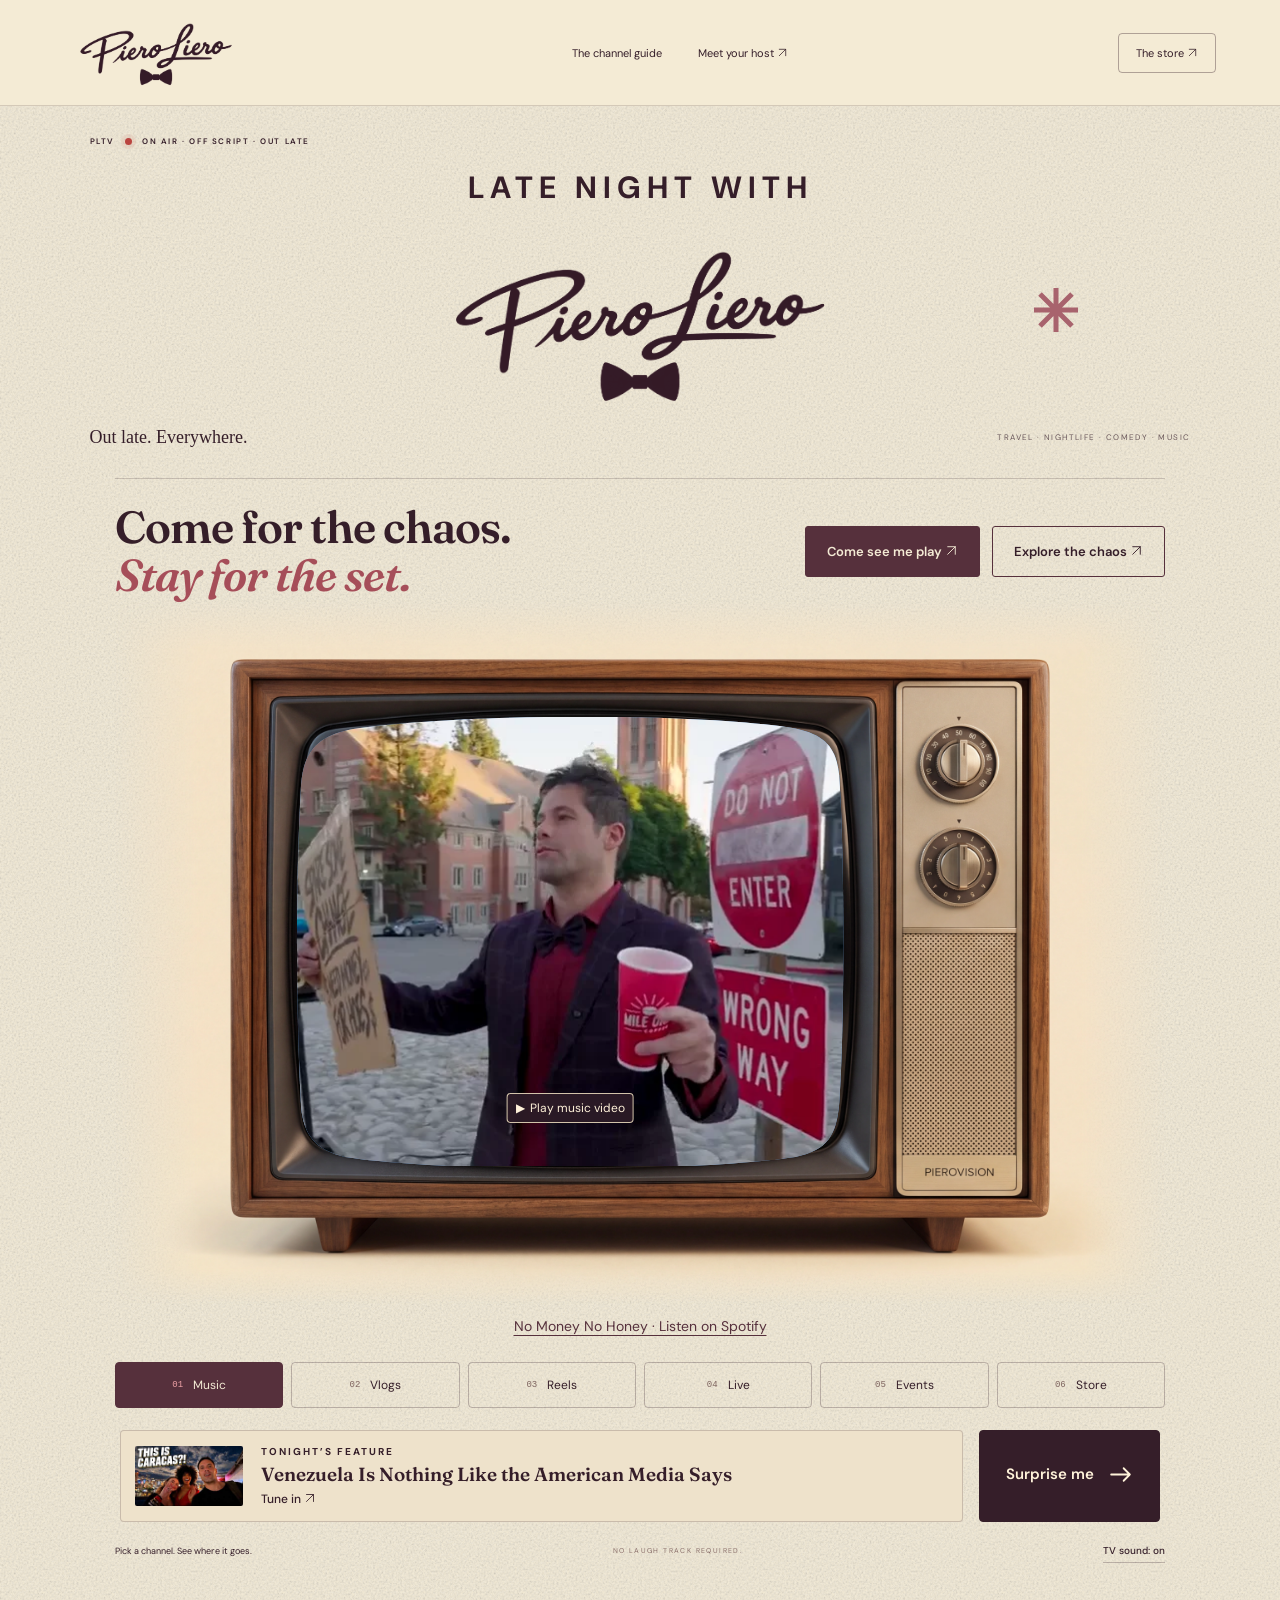
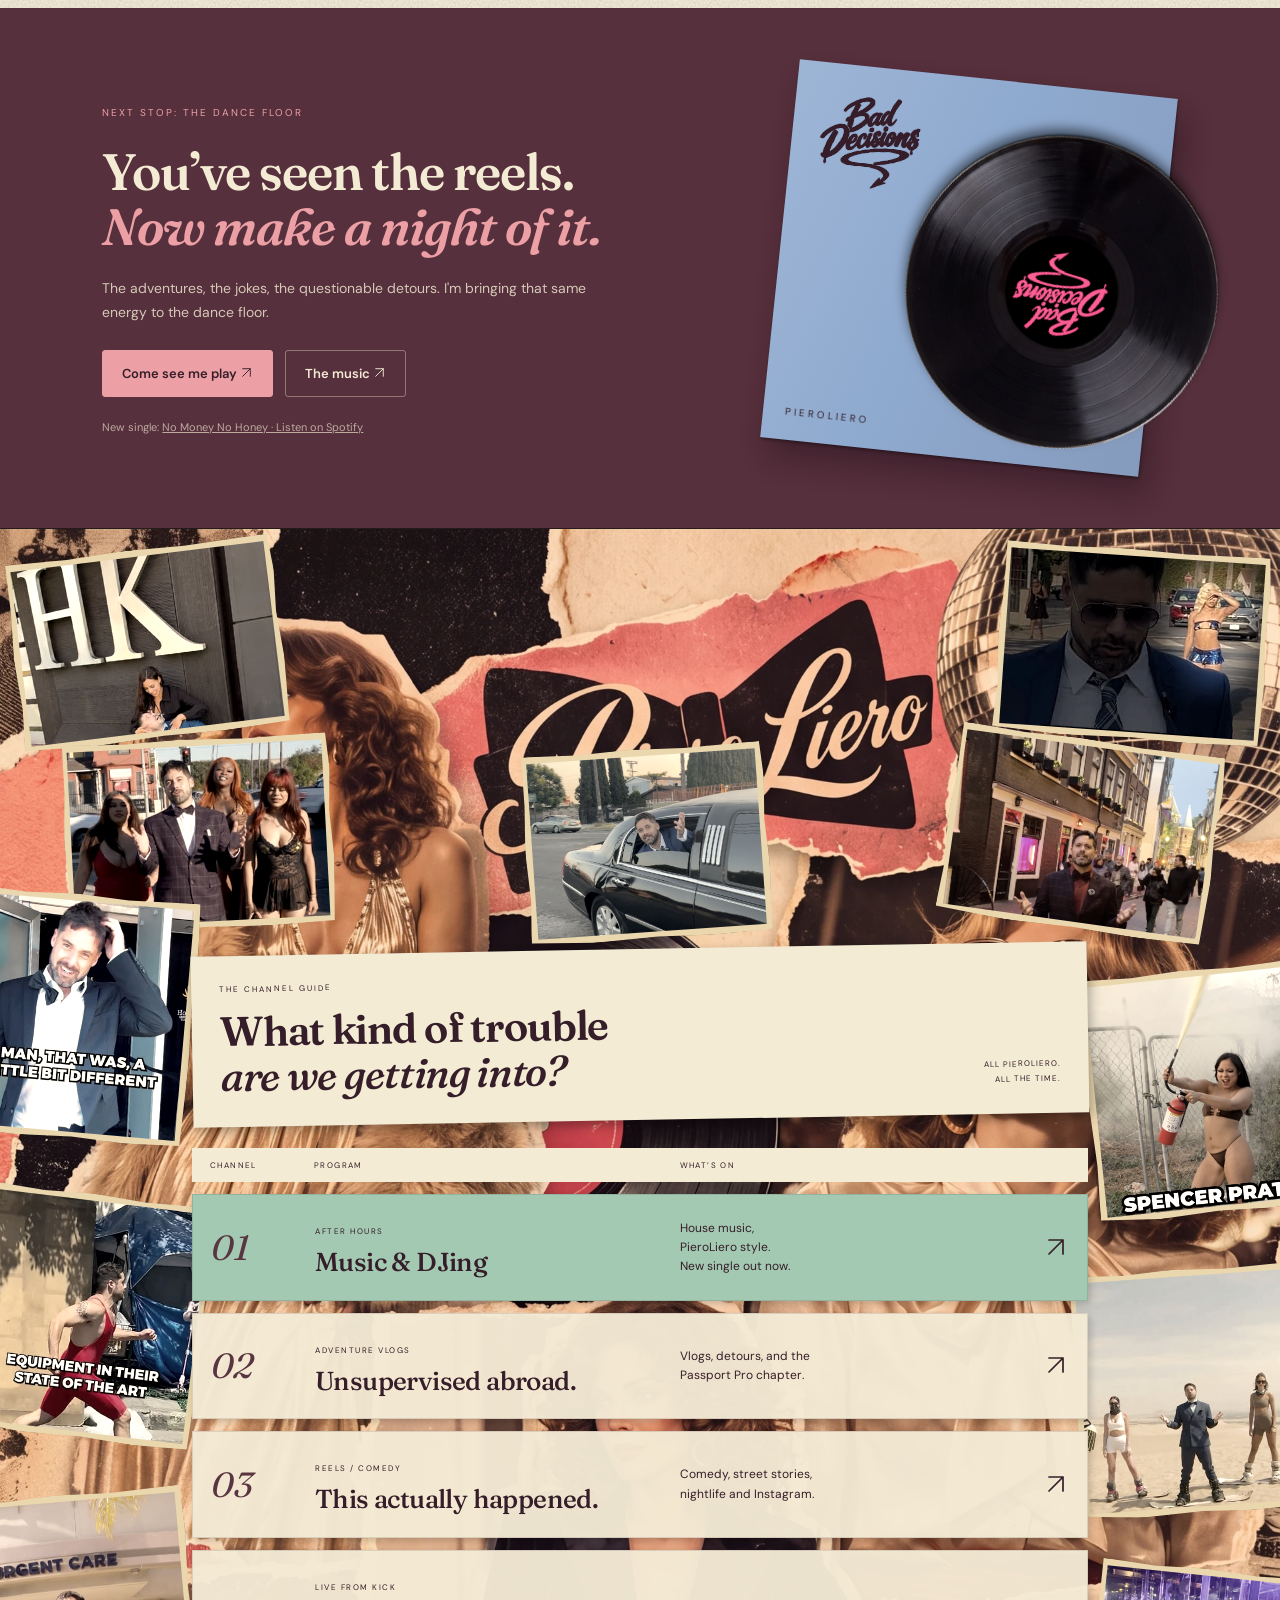
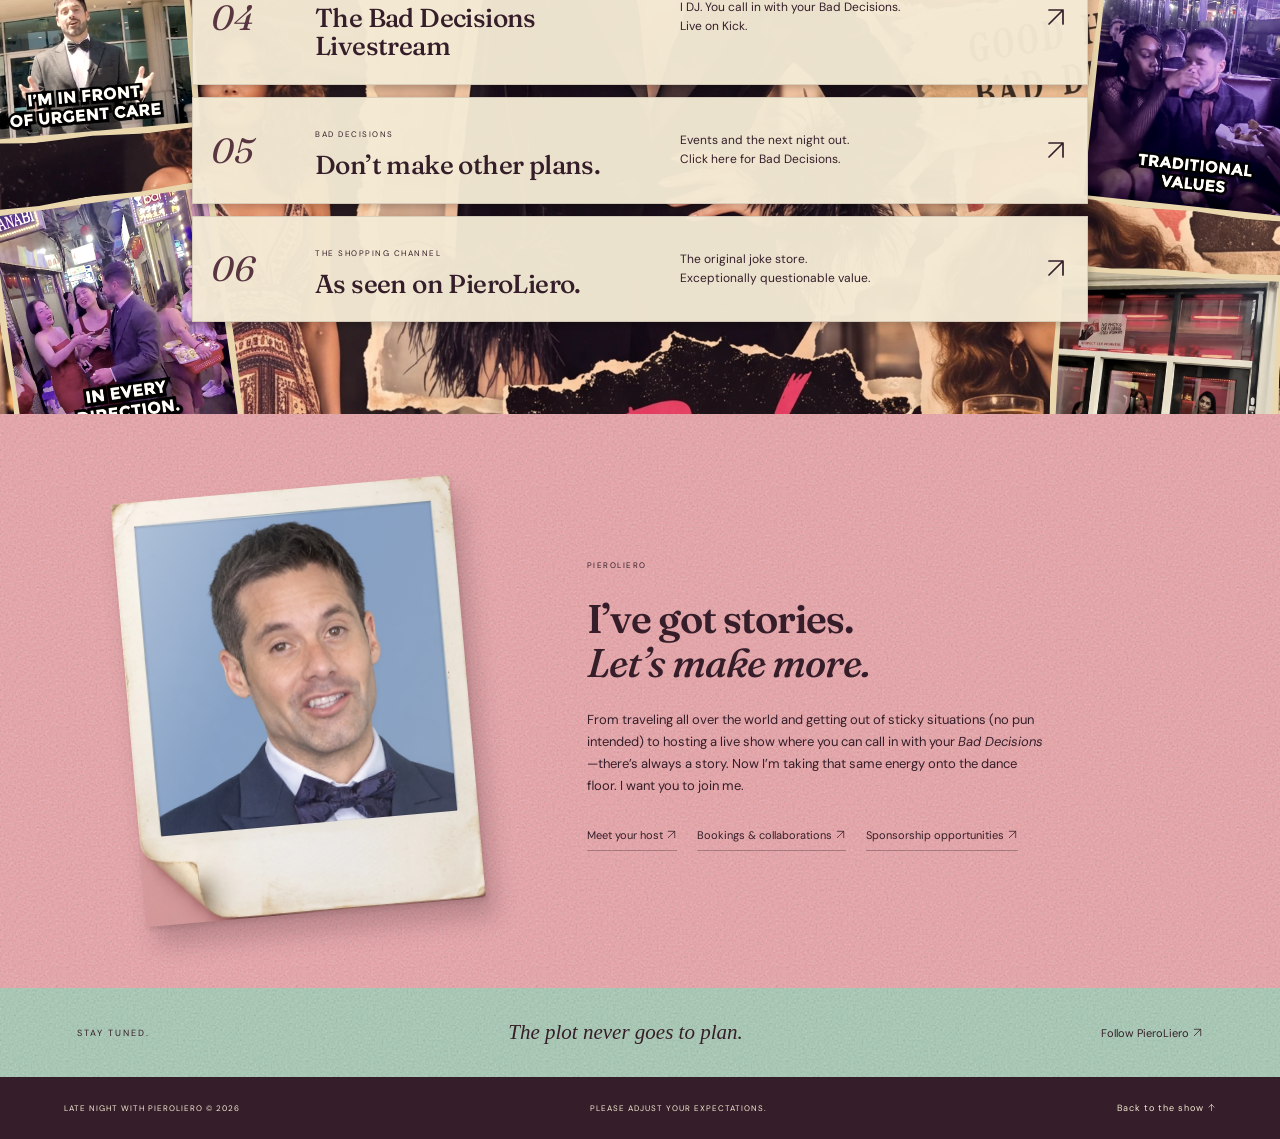
<file: index.html>
<!doctype html><html lang="en"><head><meta charset="utf-8"><meta name="viewport" content="width=device-width,initial-scale=1"><meta name="theme-color" content="#351e29"><meta name="description" content="Out late. Everywhere. Adventure vlogs, wacky reels, livestreams and PieroLiero behind the decks."><title>Late Night with PieroLiero — Stay tuned</title><link rel="stylesheet" href="show.css?v=story-cut-v2-fill"></head><body>
<a class="skip" href="#channel-guide">Skip to the channel guide</a><header><a class="brand" href="#" aria-label="Late Night with PieroLiero home"><img src="assets/logo.png" alt="PieroLiero"></a><nav><a href="#channel-guide">The channel guide</a><button data-panel="about">Meet your host <svg class="ui-arrow" viewBox="0 0 24 24" aria-hidden="true" focusable="false"><path d="M5 19 19 5M5 5h14v14"/></svg></button></nav><a class="shop-nav" href="store.html">The store <svg class="ui-arrow" viewBox="0 0 24 24" aria-hidden="true" focusable="false"><path d="M5 19 19 5M5 5h14v14"/></svg></a></header>
<svg width="0" height="0" aria-hidden="true" style="position:absolute"><defs><clipPath id="crt-shape" clipPathUnits="objectBoundingBox"><path d="M .11 .025 C .32 -.01 .74 -.01 .91 .025 C .97 .04 .985 .075 .99 .13 C 1 .32 1 .68 .99 .86 C .985 .93 .97 .965 .91 .98 C .72 1.015 .28 1.015 .09 .98 C .035 .965 .015 .93 .01 .87 C 0 .64 0 .36 .01 .15 C .015 .08 .035 .04 .11 .025 Z"/></clipPath><filter id="logo-ink" color-interpolation-filters="sRGB"><feColorMatrix type="matrix" values="0 0 0 0 .2078 0 0 0 0 .1176 0 0 0 0 .1608 1 1 1 0 0"/></filter><filter id="logo-pink" color-interpolation-filters="sRGB"><feColorMatrix type="matrix" values="0 0 0 0 .96 0 0 0 0 .18 0 0 0 0 .43 1 1 1 0 0"/></filter></defs></svg><main><section class="hero"><div class="show-heading"><span class="station-bug">PLTV <i></i> ON AIR · OFF SCRIPT · OUT LATE</span><h1 class="late-night-title" aria-label="Late Night with PieroLiero"><span class="late-night-kicker">LATE NIGHT WITH</span><img src="assets/logo.png" alt="PieroLiero"><span class="asterisk" aria-hidden="true"><svg viewBox="0 0 24 24" aria-hidden="true" focusable="false"><path d="M12 1v22M1 12h22M4 4l16 16M4 20 20 4"/></svg></span></h1><div class="headline-foot"><p>Out late. Everywhere.</p><span>TRAVEL · NIGHTLIFE · COMEDY · MUSIC</span></div></div>
<div class="hero-invitation"><p>Come for the chaos.<br><em>Stay for the set.</em></p><div><button class="primary-invite" data-panel="events">Come see me play <svg class="ui-arrow" viewBox="0 0 24 24" aria-hidden="true" focusable="false"><path d="M5 19 19 5M5 5h14v14"/></svg></button><button class="secondary-invite" data-panel="research">Explore the chaos <svg class="ui-arrow" viewBox="0 0 24 24" aria-hidden="true" focusable="false"><path d="M5 19 19 5M5 5h14v14"/></svg></button></div></div><div class="tv-stage"><div class="tv photo-tv"><img class="cabinet-art" src="assets/tv-cabinet.webp" alt="A photographic 1970s walnut television with a curved glass screen, brass tuning knobs and speaker grille"><div class="screen-bezel"><div class="screen" id="screen" aria-label="PieroLiero TV channel preview"><div id="screen-content"></div><div class="scanlines" aria-hidden="true"></div><div class="static" aria-hidden="true"></div><div class="off-message">TAKING A COMMERCIAL BREAK.<br><span>Press power to tune back in.</span></div></div></div><div class="tv-controls"><div class="tv-name">PIEROVISION<small>COLOR TELEVISION</small></div><button class="dial" id="next-channel" aria-label="Switch to the next channel"><span></span></button><small class="dial-caption">CHANGE CHANNEL</small><div class="speaker" aria-hidden="true"></div><button class="power" id="power" aria-label="Turn television off" aria-pressed="true"><i></i> POWER</button></div></div><div class="tv-feet" aria-hidden="true"><span></span><span></span></div><div class="tv-track"><a href="https://open.spotify.com/track/3Uf5KFyUecs6QLIR9cqz4W" target="_blank" rel="noopener noreferrer">No Money No Honey · Listen on Spotify</a></div><div class="channel-switcher" role="group" aria-label="Television channels"><button data-channel="music" aria-pressed="true"><span>01</span>Music</button><button data-channel="travel" aria-pressed="false"><span>02</span>Vlogs</button><button data-channel="research" aria-pressed="false"><span>03</span>Reels</button><button data-channel="live" aria-pressed="false"><span>04</span>Live</button><button data-channel="events" aria-pressed="false"><span>05</span>Events</button><button data-channel="store" aria-pressed="false"><span>06</span>Store</button></div><div class="feature-strip"><button id="tonight-feature" class="feature-pick"><img id="feature-thumbnail" alt=""><span><small>TONIGHT’S FEATURE</small><strong id="feature-title"></strong><em>Tune in <svg class="ui-arrow" viewBox="0 0 24 24" aria-hidden="true" focusable="false"><path d="M5 19 19 5M5 5h14v14"/></svg></em></span></button><button id="surprise-me" class="surprise-pick">Surprise me <span aria-hidden="true"><svg class="ui-arrow" viewBox="0 0 24 24" aria-hidden="true" focusable="false"><path d="M3 12h18M15 6l6 6-6 6"/></svg></span></button></div><div class="tuning-note"><p>Pick a channel. See where it goes.</p><span>NO LAUGH TRACK REQUIRED.</span><button id="tuning-sound" aria-pressed="true" aria-label="Mute TV tuning sound">TV sound: on</button></div></div></section>
<section class="dj-invitation" id="after-hours"><div class="dj-copy"><span class="dj-eyebrow">NEXT STOP: THE DANCE FLOOR</span><h2>You’ve seen the reels.<br><em>Now make a night of it.</em></h2><p>The adventures, the jokes, the questionable detours. I'm bringing that same energy to the dance floor.</p><div class="dj-actions"><button data-panel="events">Come see me play <svg class="ui-arrow" viewBox="0 0 24 24" aria-hidden="true" focusable="false"><path d="M5 19 19 5M5 5h14v14"/></svg></button><button data-panel="music">The music <svg class="ui-arrow" viewBox="0 0 24 24" aria-hidden="true" focusable="false"><path d="M5 19 19 5M5 5h14v14"/></svg></button></div><small>New single: <a href="https://open.spotify.com/track/3Uf5KFyUecs6QLIR9cqz4W" target="_blank" rel="noopener noreferrer">No Money No Honey · Listen on Spotify</a></small></div><div class="record-sleeve" aria-hidden="true"><span class="sleeve-label"><img src="assets/bad-decisions-logo.png" alt="Bad Decisions"></span><div class="large-record"><span class="record-label"><img src="assets/bad-decisions-logo.png" alt="Bad Decisions"></span></div><span class="sleeve-bottom">PIEROLIERO</span></div></section><section class="channel-guide collage-guide" id="channel-guide"><div class="reel-wallpaper" aria-hidden="true"></div><div class="guide-top"><p>THE CHANNEL GUIDE</p><h2>What kind of trouble<br><em>are we getting into?</em></h2><span>ALL PIEROLIERO.<br>ALL THE TIME.</span></div><div class="guide-table"><div class="guide-labels"><span>CHANNEL</span><span>PROGRAM</span><span>WHAT’S ON</span><span></span></div><button class="guide-row music-row" data-panel="music"><span class="channel-number">01</span><div><small>AFTER HOURS</small><h3>Music & DJing</h3></div><p>House music,<br>PieroLiero style.<br>New single out now.</p><b><svg class="ui-arrow" viewBox="0 0 24 24" aria-hidden="true" focusable="false"><path d="M5 19 19 5M5 5h14v14"/></svg></b></button><button class="guide-row" data-panel="travel"><span class="channel-number">02</span><div><small>ADVENTURE VLOGS</small><h3>Unsupervised abroad.</h3></div><p>Vlogs, detours, and the<br>Passport Pro chapter.</p><b><svg class="ui-arrow" viewBox="0 0 24 24" aria-hidden="true" focusable="false"><path d="M5 19 19 5M5 5h14v14"/></svg></b></button><button class="guide-row" data-panel="research"><span class="channel-number">03</span><div><small>REELS / COMEDY</small><h3>This actually happened.</h3></div><p>Comedy, street stories,<br>nightlife and Instagram.</p><b><svg class="ui-arrow" viewBox="0 0 24 24" aria-hidden="true" focusable="false"><path d="M5 19 19 5M5 5h14v14"/></svg></b></button><button class="guide-row" data-panel="live"><span class="channel-number">04</span><div><small>LIVE FROM KICK</small><h3>The Bad Decisions Livestream</h3></div><p>I DJ. You call in with your Bad Decisions.<br>Live on Kick.</p><b><svg class="ui-arrow" viewBox="0 0 24 24" aria-hidden="true" focusable="false"><path d="M5 19 19 5M5 5h14v14"/></svg></b></button><a class="guide-row" href="https://baddecisionslive.com"><span class="channel-number">05</span><div><small>BAD DECISIONS</small><h3>Don’t make other plans.</h3></div><p>Events and the next night out.<br>Click here for Bad Decisions.</p><b><svg class="ui-arrow" viewBox="0 0 24 24" aria-hidden="true" focusable="false"><path d="M5 19 19 5M5 5h14v14"/></svg></b></a><a class="guide-row" href="store.html"><span class="channel-number">06</span><div><small>THE SHOPPING CHANNEL</small><h3>As seen on PieroLiero.</h3></div><p>The original joke store.<br>Exceptionally questionable value.</p><b><svg class="ui-arrow" viewBox="0 0 24 24" aria-hidden="true" focusable="false"><path d="M5 19 19 5M5 5h14v14"/></svg></b></a></div></section>
<section class="host"><div class="host-photo"><img src="assets/professor.webp" alt="Pierre Real, PieroLiero"></div><div class="host-copy"><p>PIEROLIERO</p><h2>I’ve got stories.<br><em>Let’s make more.</em></h2><p>From traveling all over the world and getting out of sticky situations (no pun intended) to hosting a live show where you can call in with your <em>Bad Decisions</em>—there’s always a story. Now I’m taking that same energy onto the dance floor. I want you to join me.</p><button data-panel="about">Meet your host <svg class="ui-arrow" viewBox="0 0 24 24" aria-hidden="true" focusable="false"><path d="M5 19 19 5M5 5h14v14"/></svg></button><a class="booking-link" href="mailto:pieroliero@gmail.com">Bookings & collaborations <svg class="ui-arrow" viewBox="0 0 24 24" aria-hidden="true" focusable="false"><path d="M5 19 19 5M5 5h14v14"/></svg></a><a class="booking-link" href="mailto:pieroliero@gmail.com">Sponsorship opportunities <svg class="ui-arrow" viewBox="0 0 24 24" aria-hidden="true" focusable="false"><path d="M5 19 19 5M5 5h14v14"/></svg></a></div></section>
<div class="signoff"><span>STAY TUNED.</span><p>The plot never goes to plan.</p><a href="https://www.instagram.com/pieroliero/" target="_blank" rel="noopener">Follow PieroLiero <svg class="ui-arrow" viewBox="0 0 24 24" aria-hidden="true" focusable="false"><path d="M5 19 19 5M5 5h14v14"/></svg></a></div></main><footer><span>LATE NIGHT WITH PIEROLIERO © <span id="year"></span></span><span>PLEASE ADJUST YOUR EXPECTATIONS.</span><a href="#">Back to the show <svg class="ui-arrow" viewBox="0 0 24 24" aria-hidden="true" focusable="false"><path d="M12 20V4M5 11l7-7 7 7"/></svg></a></footer>
<dialog id="drawer" aria-labelledby="panel-title"><div class="dialog-top"><span>LATE NIGHT WITH PIEROLIERO / THE CHANNEL GUIDE</span><button class="close" aria-label="Close panel">×</button></div><div id="panel-content"></div></dialog><script src="vlogs.js"></script><script src="instagram-grid.js"></script><script src="panels.js?v=no-money-no-honey-1"></script><script src="show.js?v=story-cut-v2-1"></script></body></html>
</file>
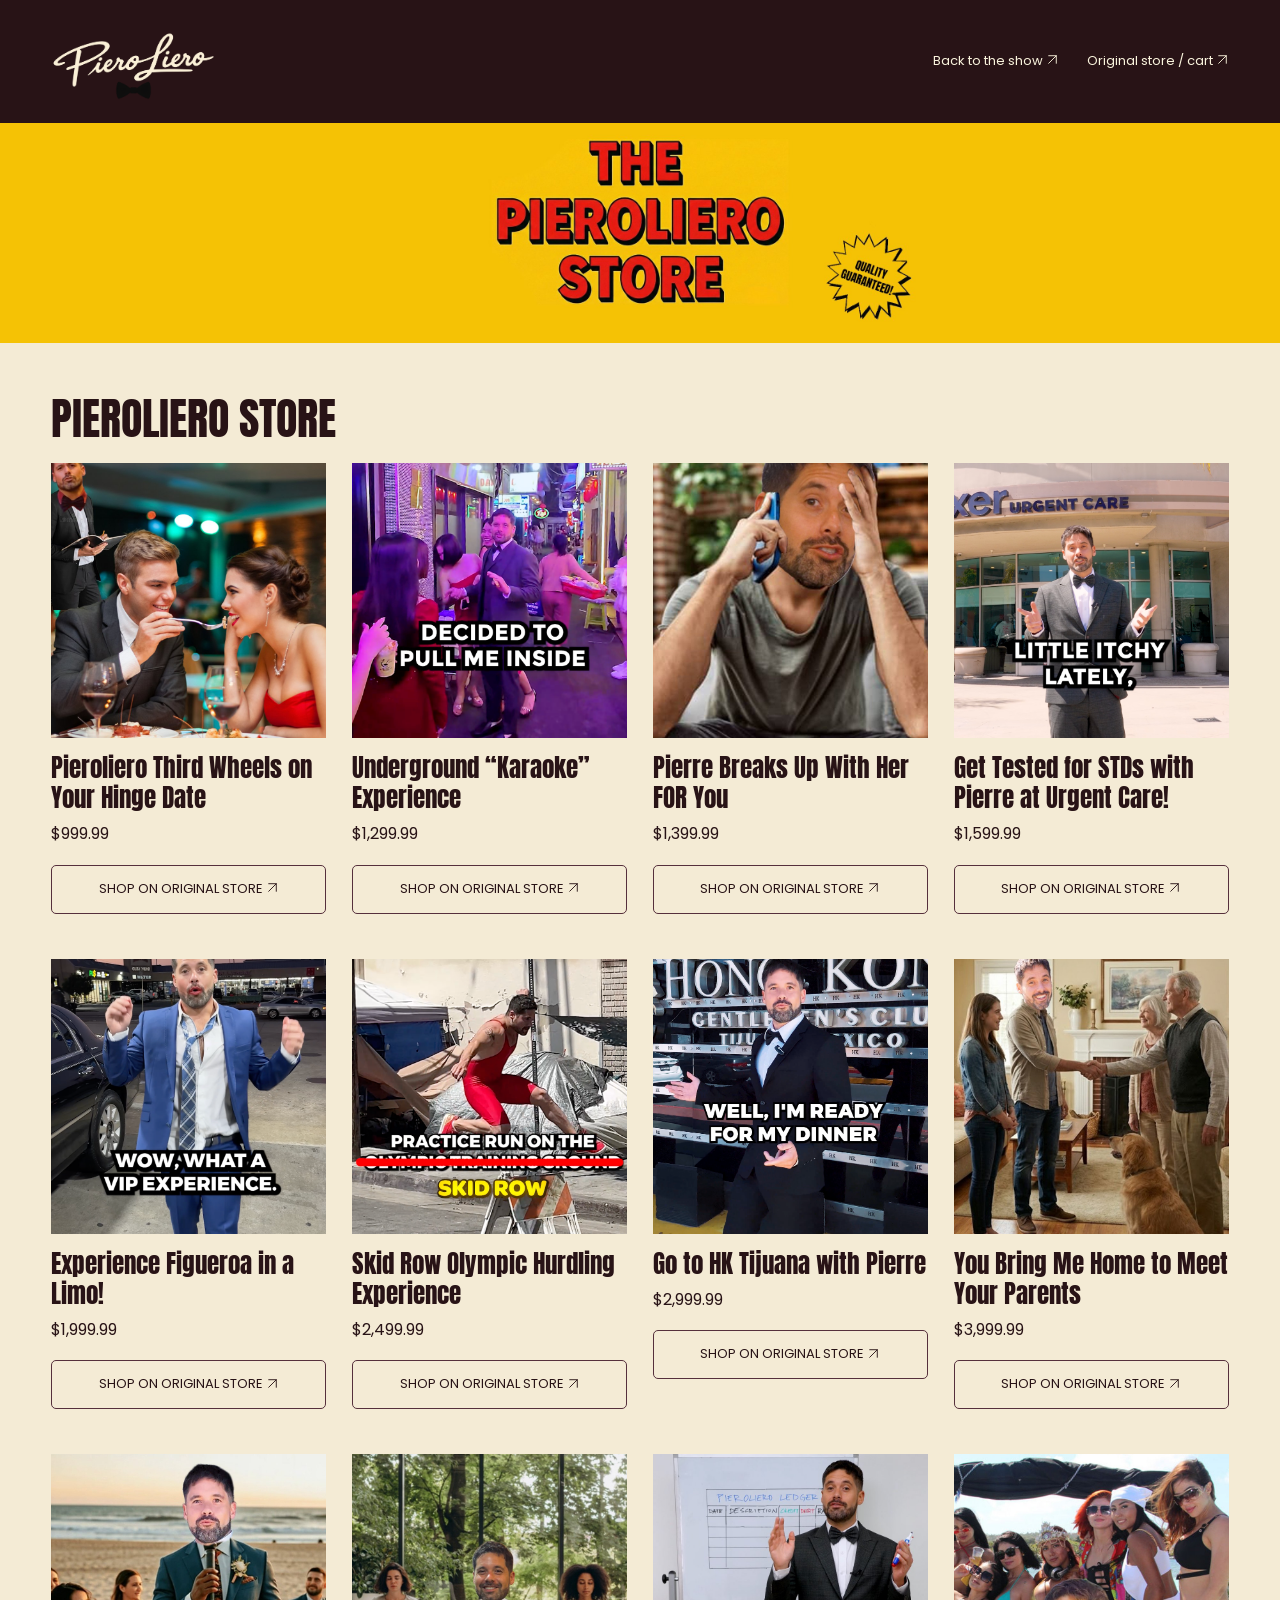
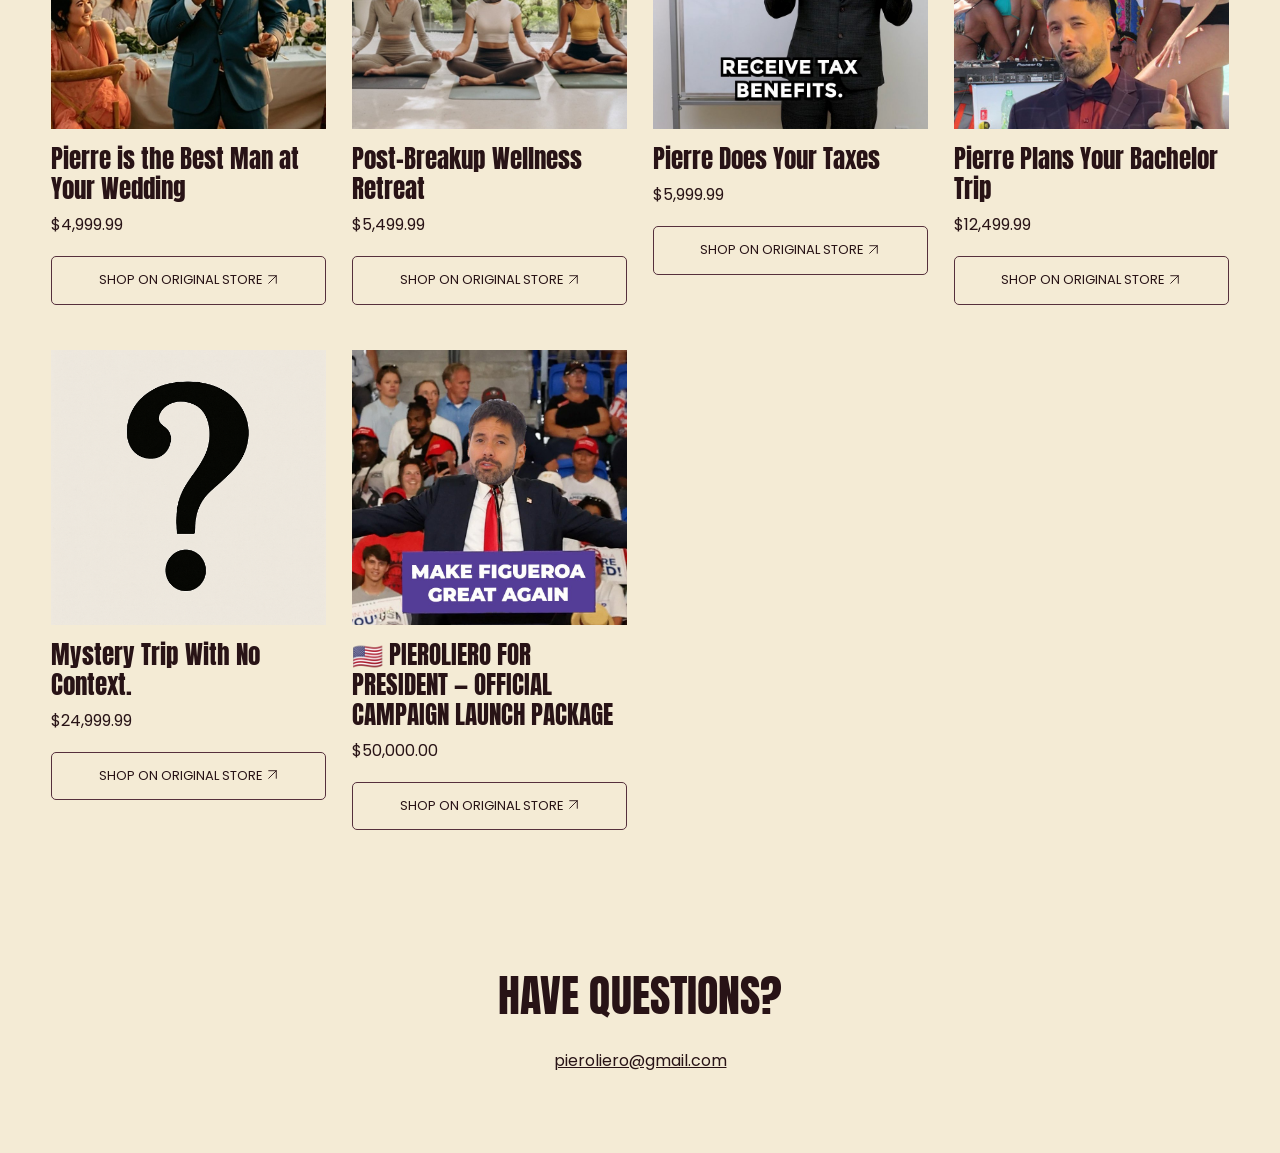
<file: store.html>
<!doctype html><html lang="en"><head><meta charset="utf-8"><meta name="viewport" content="width=device-width,initial-scale=1"><title>The PieroLiero Store</title><link rel="stylesheet" href="store.css?v=responsive-polish-1"></head><body><header><a href="index.html" aria-label="Back to Late Night with PieroLiero"><img src="assets/logo.png" alt="PieroLiero"></a><a href="index.html">Back to the show <svg class="ui-arrow" viewBox="0 0 24 24" aria-hidden="true" focusable="false"><path d="M5 19 19 5M5 5h14v14"/></svg></a><a href="https://www.passportpro.co/pieroliero-store" target="_blank" rel="noopener">Original store / cart <svg class="ui-arrow" viewBox="0 0 24 24" aria-hidden="true" focusable="false"><path d="M5 19 19 5M5 5h14v14"/></svg></a></header><main><div class="store-banner"><img class="banner" src="assets/store/image-27.jpg" alt="The PieroLiero Store — Quality guaranteed!"></div><section class="catalog"><h1>PIEROLIERO STORE</h1><div id="products" class="products"></div></section><section class="questions"><h2>HAVE QUESTIONS?</h2><a href="mailto:pieroliero@gmail.com">pieroliero@gmail.com</a></section></main><dialog id="product"><button class="close" aria-label="Close product">×</button><div id="product-content"></div></dialog><script src="store-data.js"></script><script src="store.js?v=responsive-polish-1"></script></body></html>
</file>
<file: show.css>
@import url('https://fonts.googleapis.com/css2?family=DM+Sans:wght@400;500;600;700&family=Fraunces:opsz,wght,SOFT,WONK@9..144,500..800,0..30,0..1&display=swap');
:root{--ink:#351e29;--wine:#56303c;--cream:#f4ebd5;--coral:#eca0a5;--mint:#a3c9b2;--blue:#8faacf;--brass:#c9ab78}*{box-sizing:border-box}html{scroll-behavior:smooth}body{margin:0;background:var(--cream);color:var(--ink);font-family:'DM Sans',Arial,sans-serif}a{color:inherit}button{font:inherit;cursor:pointer;color:inherit}button,a{-webkit-tap-highlight-color:transparent}button:focus-visible,a:focus-visible{outline:3px solid #728e9e;outline-offset:5px}.skip{position:absolute;top:-80px;z-index:20;background:var(--cream)}.skip:focus{top:5px}header{display:flex;align-items:center;justify-content:space-between;height:106px;padding:12px 5%;border-bottom:1px solid #351e292b}.brand img{width:184px;max-height:78px;object-fit:contain;filter:brightness(0) saturate(100%) invert(12%) sepia(12%) saturate(1800%) hue-rotate(278deg)}nav{display:flex;gap:30px;align-items:center}nav a,nav button,.shop-nav{background:none;border:0;text-decoration:none;font-size:11px}.shop-nav{border:1px solid #351e295c;padding:12px 17px;border-radius:4px}.hero{padding:30px 7% 45px;background:var(--cream);position:relative}.station-bug{font-size:8px;letter-spacing:1.6px;font-weight:600;display:flex;align-items:center;gap:10px}.station-bug i{width:5px;height:5px;background:var(--wine);border-radius:50%;display:inline-block}.show-heading h1{font:700 clamp(50px,7vw,112px)/.95 Fraunces,Georgia,serif;letter-spacing:-5px;margin:25px 0 16px;position:relative}.show-heading h1 small{font:600 10px 'DM Sans',sans-serif;letter-spacing:2px;display:inline-block;writing-mode:vertical-rl;transform:rotate(180deg);margin-right:9px}.show-heading h1 em{font-style:italic;font-weight:500}.asterisk{font-size:60px;color:#a8636d;display:inline-block;margin-left:22px;vertical-align:top}.headline-foot{display:flex;align-items:center;justify-content:space-between;margin-bottom:30px}.headline-foot p{font:18px Georgia,serif;margin:0}.headline-foot>span{font-size:8px;letter-spacing:1.4px;opacity:.7}.tv-stage{max-width:1120px;margin:auto}.tv{display:grid;grid-template-columns:1fr 150px;gap:22px;padding:28px;background:repeating-linear-gradient(1deg,#573529 0,#654131 2px,#79503a 4px,#573529 6px);border:8px solid #603c2d;border-radius:23px;box-shadow:inset 0 2px 2px #c39a6a88,inset 0 -5px 10px #21100fbb,0 14px 0 #351e2910,0 20px 30px #351e2930;position:relative}.screen-bezel{background:linear-gradient(135deg,#51463d,#211d1c 35%,#342e29);border:5px solid #ad8f6b;border-radius:34px;padding:17px;box-shadow:inset 0 8px 16px #000a,0 2px 2px #231510}.screen{aspect-ratio:4/3;position:relative;overflow:hidden;border-radius:40%/8%;background:#15171a;border:3px solid #15191b;box-shadow:inset 0 0 50px #000b;isolation:isolate}#screen-content{position:absolute;inset:0}.screen:after{content:'';position:absolute;inset:0;pointer-events:none;border-radius:inherit;box-shadow:inset 0 0 30px #0006;background:linear-gradient(130deg,#fff2,transparent 20%,transparent 85%,#0003)}.scanlines{position:absolute;inset:0;pointer-events:none;z-index:3;opacity:.06;background:repeating-linear-gradient(0deg,#000 0 1px,transparent 1px 4px)}.tv-controls{display:flex;flex-direction:column;align-items:center;justify-content:space-between;background:#d2b58e;color:#38261f;padding:22px 14px;border:3px solid #3c291f;box-shadow:inset 1px 1px 5px #f8deb3;border-radius:7px}.tv-name{font:600 12px 'DM Sans',sans-serif;letter-spacing:1px;text-align:center}.tv-name small{display:block;font-size:6px;letter-spacing:1px;margin-top:6px}.dial{border:5px solid #4d3a2d;width:94px;height:94px;border-radius:50%;background:repeating-conic-gradient(#594331 0deg 2deg,#b89a72 2deg 30deg);box-shadow:0 5px 9px #0005,inset 0 0 0 5px #927451;position:relative;transition:transform .25s}.dial:before{content:'';position:absolute;inset:10px;background:linear-gradient(135deg,#7a6045,#342920);border-radius:50%;box-shadow:inset 0 1px 3px #fff5}.dial span{position:absolute;left:39px;top:12px;height:56px;width:8px;border-radius:2px;background:linear-gradient(90deg,#c3ab8b,#6f5942);box-shadow:2px 2px 3px #0007}.dial-caption{font-size:7px;letter-spacing:1px;margin-top:-10px}.speaker{width:100%;height:135px;background:repeating-linear-gradient(0deg,#584936 0 2px,#bda17b 2px 5px);border:1px solid #8b7253;box-shadow:inset 0 1px 5px #0007;border-radius:3px}.power{font-size:8px;letter-spacing:1px;border:0;background:none;display:flex;align-items:center;gap:9px;padding:9px}.power i{display:inline-block;width:8px;height:8px;border-radius:50%;background:#8a3b3a;box-shadow:0 0 6px #b65d49}.tv-feet{display:flex;justify-content:space-between;width:74%;margin:auto;height:20px}.tv-feet span{display:block;background:#462c23;width:24px;height:20px;transform:skewX(-18deg)}.tv-feet span:last-child{transform:skewX(18deg)}.channel-switcher{display:grid;grid-template-columns:repeat(6,1fr);gap:8px;margin:14px 0 0}.channel-switcher button{display:flex;align-items:center;justify-content:center;gap:10px;border:1px solid #351e2945;background:transparent;border-radius:4px;padding:14px 8px;font-size:12px;min-height:45px;transition:background .15s}.channel-switcher button span{font:9px 'Courier New',monospace;color:#7e645f}.channel-switcher button[aria-pressed=true]{background:var(--wine);color:var(--cream);border-color:var(--wine)}.channel-switcher button[aria-pressed=true] span{color:var(--coral)}.channel-switcher button:hover{border-color:var(--wine)}.tuning-note{display:flex;align-items:center;justify-content:space-between;margin:17px 0 0;font-size:9px}.tuning-note p{margin:0}.tuning-note>span{font-size:7px;letter-spacing:1.4px;color:#8b706b}.broadcast{height:100%;position:relative;color:#fff6df;background:#739bcb}.broadcast .ident{position:absolute;z-index:2;top:7%;left:7%;font:600 clamp(8px,.8vw,12px) 'DM Sans',sans-serif;letter-spacing:2px}.broadcast .channel-id{position:absolute;right:6%;top:7%;z-index:2;font:clamp(18px,2vw,32px) 'Courier New',monospace}.screen-portrait{position:absolute;right:0;bottom:0;width:48%;height:100%;object-fit:cover;object-position:center;mix-blend-mode:normal}.music-copy{position:absolute;z-index:1;left:7%;top:23%;width:52%}.music-copy h2{font:700 clamp(24px,4.8vw,68px)/.94 Fraunces,Georgia,serif;letter-spacing:-2px;margin:0 0 16px;text-shadow:0 2px #45638a3b}.music-copy p{font-size:clamp(9px,1vw,14px);line-height:1.5;max-width:210px}.on-screen-action{position:absolute;bottom:7%;left:7%;z-index:4;border:1px solid #fff0ceaa;background:#2c1b27b0;color:#fff2da;padding:11px 15px;font-size:clamp(9px,.9vw,12px);border-radius:3px;text-decoration:none;min-height:40px;display:inline-flex;align-items:center}.screen-caption{position:absolute;bottom:9%;right:6%;font-size:7px;letter-spacing:1.5px;z-index:2}.broadcast .picture{position:absolute;inset:0;width:100%;height:100%;object-fit:cover}.broadcast .shade{position:absolute;inset:0;background:linear-gradient(0deg,#22111de8,transparent 85%),linear-gradient(180deg,#22111d80,transparent 35%)}.program-copy{position:absolute;left:7%;right:7%;bottom:22%;z-index:1}.program-copy small{font-size:9px;letter-spacing:2px}.program-copy h2{font:700 clamp(26px,4.4vw,62px)/1.02 Fraunces,Georgia,serif;letter-spacing:-1.7px;max-width:520px;margin:12px 0}.program-copy p{font-size:clamp(10px,1.1vw,14px);line-height:1.5;max-width:350px;margin:0}.live-broadcast{background:#527c67}.events-broadcast{background:#a76878}.test-pattern{position:absolute;inset:0;background:linear-gradient(90deg,#e9c1b1 0 16.66%,#a4c9b4 16.66% 33.33%,#8aa9d2 33.33% 50%,#d6b38e 50% 66.66%,#be86a1 66.66% 83.33%,#6b6775 83.33%);opacity:.17}.events-broadcast .program-copy,.live-broadcast .program-copy{bottom:27%}.static{position:absolute;inset:-15%;pointer-events:none;z-index:6;opacity:0;background-image:url("data:image/svg+xml,%3Csvg viewBox='0 0 180 180' xmlns='http://www.w3.org/2000/svg'%3E%3Cfilter id='n'%3E%3CfeTurbulence type='fractalNoise' baseFrequency='.94' numOctaves='3' stitchTiles='stitch'/%3E%3C/filter%3E%3Cpath fill='%23aaa' filter='url(%23n)' d='M0 0h180v180H0z'/%3E%3C/svg%3E");background-size:130px 130px;mix-blend-mode:normal;filter:grayscale(1) contrast(3)}.screen.is-tuning .static{opacity:1;animation:snow .08s steps(1) infinite}.screen.is-tuning #screen-content{opacity:.2}@keyframes snow{0%{transform:translate(-3%,2%)}25%{transform:translate(2%,-2%)}50%{transform:translate(-2%,-1%)}75%{transform:translate(3%,1%)}}.off-message{display:none;position:absolute;inset:0;background:#161718;align-items:center;justify-content:center;flex-direction:column;font:10px 'Courier New',monospace;color:#b7b5a3;text-align:center;gap:15px}.off-message span{font-size:9px}.screen.is-off .off-message{display:flex}.screen.is-off #screen-content{visibility:hidden}.channel-guide{background:var(--blue);padding:65px 8% 80px;border-top:1px solid #351e292b}.guide-top{display:grid;grid-template-columns:1fr auto;align-items:end;gap:15px;margin-bottom:38px}.guide-top>p{grid-column:1/-1;font-size:8px;letter-spacing:2px;margin:0}.guide-top h2{font:600 41px/1.1 Fraunces,Georgia,serif;margin:0;letter-spacing:-1.3px}.guide-top h2 em{font-weight:500}.guide-top>span{font-size:8px;line-height:1.8;letter-spacing:1px;text-align:right}.guide-labels,.guide-row{display:grid;grid-template-columns:80px 1fr 1fr 25px;gap:24px;align-items:center}.guide-labels{font-size:8px;letter-spacing:1.4px;padding:12px 18px;border-top:1px solid #351e2975;border-bottom:1px solid #351e2975}.guide-row{width:100%;background:none;border:0;border-bottom:1px solid #351e2945;padding:25px 18px;text-decoration:none;text-align:left;color:inherit}.guide-row.music-row{background:#a5c6bc}.guide-row:hover{background:#f4ebd53d}.guide-row .channel-number{font:italic 35px Fraunces,Georgia,serif;color:#583541}.guide-row small{font-size:8px;letter-spacing:1.5px}.guide-row h3{font:500 26px/1.1 Fraunces,Georgia,serif;letter-spacing:-.6px;margin:9px 0 0}.guide-row p{font-size:12px;line-height:1.6;margin:0}.guide-row b{font-size:24px;font-weight:400}.host{background:var(--coral);display:grid;grid-template-columns:.8fr 1.2fr;gap:8%;padding:75px 10%;align-items:center}.host-photo{position:relative;transform:rotate(-3deg);background:var(--cream);padding:12px 12px 45px;box-shadow:8px 10px #351e2920;max-width:310px}.host-photo img{display:block;width:100%;aspect-ratio:4/4.5;object-fit:cover;object-position:top}.host-photo span{display:block;font:7px 'Courier New',monospace;letter-spacing:1px;position:absolute;bottom:17px;left:20px}.host-copy>p:first-child{font-size:8px;letter-spacing:1.5px}.host-copy h2{font:600 40px/1.1 Fraunces,Georgia,serif;letter-spacing:-1px;margin:24px 0}.host-copy h2 em{font-weight:500}.host-copy>p{font-size:13px;line-height:1.7;max-width:460px}.host-copy button{font-size:11px;background:none;border:0;border-bottom:1px solid #351e2955;padding:8px 0;margin:10px 20px 0 0}.signoff{display:flex;align-items:center;justify-content:space-between;gap:25px;padding:32px 6%;background:var(--mint)}.signoff>span{font-size:9px;letter-spacing:2px}.signoff p{font:italic 21px Georgia,serif;margin:0}.signoff a{font-size:11px;text-decoration:none}footer{display:flex;align-items:center;justify-content:space-between;gap:20px;background:var(--ink);color:var(--cream);padding:25px 5%;font-size:8px;letter-spacing:1px}footer a{text-decoration:none;font-size:9px}
@media(min-width:1500px){.hero{padding-left:10%;padding-right:10%}}
@media(max-width:900px){.tv{grid-template-columns:1fr 105px;gap:15px;padding:20px;border-width:6px}.tv-controls{padding:18px 9px}.dial{width:74px;height:74px}.dial span{left:29px;top:10px;height:43px}.speaker{height:100px}.screen-bezel{padding:12px;border-width:4px}.show-heading h1{letter-spacing:-3px}.asterisk{font-size:42px}.guide-labels,.guide-row{grid-template-columns:50px 1.2fr 1fr 20px;gap:17px}.guide-row h3{font-size:23px}.guide-row p{font-size:11px}.host{padding:60px 8%}.host-copy h2{font-size:32px}}
@media(max-width:600px){header{height:86px;padding:10px 5%}.brand img{width:135px;max-height:65px}nav{gap:0}nav a{font-size:10px}nav button{display:none}.shop-nav{font-size:9px;padding:9px}.hero{padding:24px 5% 30px}.station-bug{font-size:6px;letter-spacing:1px;gap:6px}.station-bug i{width:4px;height:4px}.show-heading h1{font-size:44px;letter-spacing:-2.5px;line-height:1;margin:22px 0 16px}.show-heading h1 small{font-size:7px;margin-right:3px}.show-heading h1 em{display:block;margin-left:25px}.asterisk{position:absolute;right:13px;top:31px;font-size:41px;margin:0}.headline-foot{display:block;margin-bottom:23px}.headline-foot p{font-size:15px}.headline-foot>span{display:block;font-size:6px;letter-spacing:1px;margin-top:10px}.tv{grid-template-columns:1fr;padding:12px 10px 10px;border:5px solid #603c2d;border-radius:15px;gap:9px;box-shadow:0 8px 0 #351e2910,0 14px 25px #351e2920}.screen-bezel{padding:7px;border-width:3px;border-radius:20px}.screen{border-width:2px}.tv-controls{flex-direction:row;padding:4px 7px;height:35px;border-width:1px;gap:10px}.tv-name{font-size:7px;text-align:left;letter-spacing:1px}.tv-name small{font-size:4px;margin-top:3px}.dial{width:27px;height:27px;border-width:2px;box-shadow:none;min-height:27px}.dial:before{inset:3px}.dial span{width:3px;height:15px;left:10px;top:4px}.dial-caption{font-size:5px;margin:0 auto 0 -4px;letter-spacing:.5px}.speaker{display:none}.power{font-size:6px;padding:5px 0;gap:5px;min-height:27px}.power i{height:5px;width:5px}.tv-feet{height:14px}.tv-feet span{width:16px;height:14px}.channel-switcher{grid-template-columns:repeat(3,1fr);gap:6px;margin-top:9px}.channel-switcher button{font-size:11px;padding:12px 7px;gap:7px}.channel-switcher button span{font-size:8px}.tuning-note{font-size:8px;line-height:1.4;gap:20px}.tuning-note>span{font-size:5px;letter-spacing:.7px;text-align:right}.music-copy{top:24%;left:7%}.music-copy h2{font-size:30px;letter-spacing:-1px}.music-copy p{font-size:8px;max-width:120px;margin-top:0}.broadcast .ident{font-size:6px;letter-spacing:1.2px}.broadcast .channel-id{font-size:17px}.screen-caption{font-size:4px;letter-spacing:.6px}.on-screen-action{font-size:8px;padding:8px 10px;min-height:34px;bottom:6%}.program-copy{bottom:24%}.program-copy h2{font-size:27px;letter-spacing:-.8px}.program-copy small{font-size:6px;letter-spacing:1px}.program-copy p{font-size:9px;max-width:210px}.events-broadcast .program-copy,.live-broadcast .program-copy{bottom:27%}.guide-top{display:block}.guide-top h2{font-size:31px;margin-top:20px;letter-spacing:-.7px}.guide-top>span{display:none}.channel-guide{padding:35px 6% 45px}.guide-labels{grid-template-columns:35px 1fr;padding:11px 0;gap:15px;font-size:7px}.guide-labels>span:nth-child(n+3){display:none}.guide-row{grid-template-columns:35px 1fr 18px;gap:15px;padding:22px 0}.guide-row h3{font-size:23px}.guide-row small{font-size:7px;letter-spacing:1px}.guide-row .channel-number{font-size:24px}.guide-row p{grid-column:2;line-height:1.5;font-size:10px;margin-top:-5px}.guide-row p br{display:none}.guide-row b{grid-column:3;grid-row:1;align-self:center;font-size:20px}.guide-row.music-row{padding-left:8px;padding-right:8px;margin-left:-8px;width:calc(100% + 16px)}.host{display:block;padding:40px 8%}.host-photo{width:175px;margin:0 0 35px 5px;padding:8px 8px 35px}.host-photo span{font-size:5px;bottom:12px;left:12px}.host-copy h2{font-size:30px;margin:20px 0}.host-copy>p{font-size:12px}.signoff{flex-wrap:wrap;padding:25px 6%;gap:16px}.signoff>span{font-size:7px}.signoff p{font-size:17px}.signoff a{font-size:10px}footer{font-size:6px;padding:22px 6%;gap:16px;flex-wrap:wrap}footer>span:nth-child(2){display:none}footer a{font-size:8px}}
@media(prefers-reduced-motion:reduce){html{scroll-behavior:auto}*,*:before,*:after{animation:none!important;transition:none!important}.screen.is-tuning .static{display:none}}

dialog{border:1px solid #bca07855;background:#eee3cd;color:var(--ink);width:min(960px,92vw);max-height:88vh;padding:0;box-shadow:0 30px 100px #0008}dialog::backdrop{background:#170b10cc;backdrop-filter:blur(6px)}.dialog-top{padding:16px 30px;border-bottom:1px solid #80665444;display:flex;align-items:center;justify-content:space-between;position:sticky;top:0;background:#eee3cd;z-index:2;font-size:8px;letter-spacing:1.5px}.close{border:0;background:none;font-size:30px;line-height:1}#panel-content{padding:35px 40px 45px}#panel-content h2{font:48px/1.1 Italiana,Georgia,serif;margin:10px 0 20px}#panel-content .eyebrow{font-size:9px;letter-spacing:1.6px;color:#806654}#panel-content p{font-size:14px;line-height:1.7;max-width:670px}.panel-link{display:inline-block;text-decoration:none;border-bottom:1px solid #806654;margin:8px 20px 22px 0;padding-bottom:6px;font-size:12px}.reel-grid{display:grid;grid-template-columns:repeat(3,1fr);gap:8px;margin-top:15px}.reel-card{display:block;position:relative;aspect-ratio:3/4;overflow:hidden}.reel-card img{width:100%;height:100%;object-fit:cover;transition:transform .3s}.reel-card:hover img{transform:scale(1.035)}.reel-card span{position:absolute;right:10px;top:8px;color:white;font-size:20px;text-shadow:0 1px 5px #000}.vlog-grid{display:grid;grid-template-columns:repeat(2,1fr);gap:24px 16px}.vlog-card{text-decoration:none;display:block}.vlog-card img{width:100%;aspect-ratio:16/9;object-fit:cover;display:block}.vlog-card strong{font:18px/1.3 Georgia,serif;display:block;margin:12px 0 6px}.vlog-card small{font-size:8px;letter-spacing:1px;color:#806654}.more{background:var(--wine);color:var(--cream);border:0;padding:13px 23px;margin:30px 0;font-size:12px}.profile{width:140px;height:180px;object-fit:cover;float:right;margin:0 0 20px 25px}.music-note{display:flex;align-items:center;gap:22px;border-top:1px solid #80665444;border-bottom:1px solid #80665444;padding:25px 0;margin:25px 0}.disc{width:100px;height:100px;border-radius:50%;background:repeating-radial-gradient(#211b1b 0 2px,#393030 3px 4px);position:relative;flex-shrink:0}.disc:after{content:'P';position:absolute;inset:32px;background:#8d5260;border-radius:50%;display:grid;place-items:center;color:var(--cream);font:20px Georgia,serif}.music-note strong{font:26px Georgia,serif;display:block}.music-note small{font-size:10px;display:block;margin-top:9px}.menu-list{display:grid;grid-template-columns:1fr 1fr;gap:0 25px}.menu-list button,.menu-list a{display:block;background:none;border:0;border-top:1px solid #80665455;padding:22px 0;text-align:left;text-decoration:none;color:inherit;font:24px Georgia,serif}.menu-list small{display:block;font:10px Arial;margin-top:8px;color:#806654}.quiet{font-size:11px!important;color:#806654}.replay-empty{border:1px solid #80665444;padding:20px;margin:15px 0}.replay-empty h3{font:23px Georgia,serif}

@media(max-width:600px){#panel-content{padding:25px 20px 32px}.dialog-top{padding:12px 20px;font-size:7px}#panel-content h2{font-size:36px}#panel-content p{font-size:13px}.reel-grid{gap:4px}.vlog-grid{grid-template-columns:1fr}.profile{width:100px;height:135px;margin-left:15px}.music-note strong{font-size:21px}.disc{width:80px;height:80px}.disc:after{inset:24px}}

@media(max-width:600px){.tv-controls{height:54px}.dial{width:44px;height:44px;min-width:44px;min-height:44px;border-width:3px}.dial:before{inset:5px}.dial span{left:17px;top:6px;height:27px;width:4px}.power{min-height:44px;min-width:55px}.on-screen-action{min-height:44px;padding:10px;font-size:8px}}
/* A clipped display cannot scroll its contents when a control receives focus. */
.screen{overflow:clip!important}#screen-content,.broadcast{position:absolute;inset:0;width:100%;height:100%;min-height:100%}
/* The real cabinet is a generated photograph; content follows its glass opening. */
.tv.photo-tv{display:block;aspect-ratio:5056/3392;position:relative;padding:0;border:0;background:none;border-radius:0;box-shadow:none}.photo-tv .cabinet-art{position:absolute;inset:0;width:100%;height:100%;object-fit:contain;pointer-events:none}.photo-tv .screen-bezel{position:absolute;left:17.2%;top:16.7%;width:52.3%;height:63.7%;padding:0;border:0;background:none;box-shadow:none;border-radius:0}.photo-tv .screen{position:relative;inset:0;width:100%;height:100%;aspect-ratio:auto;border:0;border-radius:0;clip-path:url(#crt-shape);box-shadow:none;overflow:clip!important}.photo-tv .screen:after{box-shadow:inset 0 0 35px #0008;background:linear-gradient(125deg,#e5eeff19,transparent 30%,transparent 75%,#0003)}.photo-tv .tv-controls{position:absolute;inset:0;height:auto;display:block;padding:0;border:0;background:none;box-shadow:none;border-radius:0;pointer-events:none}.photo-tv .tv-name,.photo-tv .dial-caption,.photo-tv .speaker{display:none}.photo-tv .dial,.photo-tv .power{position:absolute;left:76.5%;width:8.5%;height:13%;padding:0;border:0;min-height:0;min-width:0;border-radius:50%;background:none;box-shadow:none;pointer-events:auto;font-size:0}.photo-tv .dial{top:17.5%}.photo-tv .power{top:32%}.photo-tv .dial:before,.photo-tv .dial span,.photo-tv .power i{display:none}.photo-tv .dial:hover,.photo-tv .power:hover{background:#fff2}.tv-feet{display:none}.photo-tv .screen-content{overflow:clip}.photo-tv .scanlines{opacity:.045}.tv-stage{max-width:1050px}.photo-tv .music-copy h2{font-size:clamp(26px,4.6vw,62px)}
@media(max-width:600px){.photo-tv .dial,.photo-tv .power{width:44px;height:44px;min-width:44px;min-height:44px;left:calc(80.8% - 22px)}.photo-tv .dial{top:calc(23.4% - 22px)}.photo-tv .power{top:calc(37.8% - 22px)}.photo-tv .music-copy h2{font-size:22px;letter-spacing:-.6px;line-height:.95}.photo-tv .music-copy p,.photo-tv .program-copy p{display:none}.photo-tv .music-copy{top:24%}.photo-tv .program-copy h2{font-size:19px;letter-spacing:-.5px;margin:8px 0}.photo-tv .program-copy,.photo-tv .events-broadcast .program-copy,.photo-tv .live-broadcast .program-copy{bottom:38%}.photo-tv .program-copy small{font-size:5px;letter-spacing:.6px}.photo-tv .broadcast .ident{font-size:4px;letter-spacing:.7px}.photo-tv .broadcast .channel-id{font-size:12px}.photo-tv .screen-caption{display:none}.photo-tv .on-screen-action{font-size:7px;min-height:44px;padding:8px;bottom:5%}.channel-switcher{margin-top:2px}}
.photo-tv .cabinet-art{mask-image:linear-gradient(to right,transparent,#000 8%,#000 92%,transparent),linear-gradient(to bottom,transparent,#000 7%,#000 95%,transparent);mask-composite:intersect}

/* Preserve Fraunces while disabling its intentionally wonky letter variants in the guide. */
.guide-top h2,.guide-row h3{font-optical-sizing:none;font-variation-settings:"opsz" 24,"SOFT" 30,"WONK" 0}

/* Keep the same serif family, using its crisp text-size letterforms in the guide. */
.guide-top h2,.guide-row h3{font-optical-sizing:none;font-variation-settings:"opsz" 9,"SOFT" 0,"WONK" 0}
.show-heading h1.late-night-title{margin:24px 0 16px;display:flex;align-items:center;position:relative;gap:24px;flex-wrap:wrap;letter-spacing:normal}.late-night-title .late-night-kicker{font:600 15px 'DM Sans',Arial,sans-serif;letter-spacing:5px;display:block;width:100%;margin:0 0 -5px}.late-night-title img{width:clamp(300px,39vw,560px);max-height:190px;object-fit:contain;object-position:left;filter:brightness(0) saturate(100%) invert(12%) sepia(12%) saturate(1800%) hue-rotate(278deg)}.late-night-title .asterisk{margin:0;font-size:58px;position:static;align-self:center}
@media(max-width:600px){.show-heading h1.late-night-title{gap:12px;margin:23px 0 18px}.late-night-title .late-night-kicker{font-size:10px;letter-spacing:3px;margin-bottom:-2px}.late-night-title img{width:calc(100% - 60px);min-width:0;max-height:115px}.late-night-title .asterisk{font-size:36px}.photo-tv .broadcast .ident{font-size:3.8px;letter-spacing:.4px}}
.show-heading h1.late-night-title{justify-content:center;gap:12px;text-align:center}.late-night-title .late-night-kicker{font-size:clamp(24px,2.4vw,34px);font-weight:700;letter-spacing:6px;line-height:1.2;text-align:center;margin:0 0 2px}.late-night-title img{object-position:center}.late-night-title .asterisk{position:absolute;right:10%;top:48%;font-size:48px}
@media(max-width:600px){.show-heading h1.late-night-title{gap:10px;margin-top:24px}.late-night-title .late-night-kicker{font-size:20px;letter-spacing:3.5px;margin:0}.late-night-title img{width:calc(100% - 55px);max-height:120px}.late-night-title .asterisk{font-size:28px;right:0;top:53%}}

/* A compact program recommendation beneath the physical channel buttons. */
.feature-strip{display:flex;align-items:stretch;gap:16px;margin:22px auto 0;max-width:1040px}
.feature-pick{flex:1;min-width:0;display:flex;align-items:center;gap:18px;text-align:left;background:#eee2cb;border:1px solid #351e2933;border-radius:4px;padding:14px;color:#351e29;cursor:pointer}
.feature-pick img{width:108px;aspect-ratio:16/9;object-fit:cover;border-radius:2px}
.feature-pick span{display:grid;gap:5px}
.feature-pick small{font:700 10px 'DM Sans',sans-serif;letter-spacing:2px}
.feature-pick strong{font:600 19px/1.2 'Fraunces',serif}
.feature-pick em{font:500 12px 'DM Sans',sans-serif;font-style:normal}
.surprise-pick{background:#351e29;color:#fff3da;border:1px solid #351e29;border-radius:4px;padding:18px 26px;font:600 15px 'DM Sans',sans-serif;cursor:pointer;white-space:nowrap}
.surprise-pick span{display:inline-block;font-size:25px;margin-left:10px;vertical-align:middle}
.feature-pick:hover{background:#f4ddcf}.surprise-pick:hover{background:#633748}
.feature-pick:focus-visible,.surprise-pick:focus-visible{outline:3px solid #b35d54;outline-offset:4px}
.episode-broadcast .program-copy{bottom:24%;max-width:88%}
.episode-broadcast .program-copy h2{font-size:clamp(20px,3.2vw,46px);line-height:1.03}
@media(max-width:600px){.feature-strip{gap:10px;flex-direction:column;margin-top:16px}.feature-pick{gap:12px;padding:12px}.feature-pick img{width:85px}.feature-pick strong{font-size:17px}.surprise-pick{padding:12px}.episode-broadcast .program-copy h2{font-size:18px}.episode-broadcast .program-copy small{font-size:7px}}
@media(max-width:600px){.photo-tv .episode-broadcast .program-copy{bottom:33%;max-width:86%}.photo-tv .episode-broadcast .program-copy h2{font-size:14px;line-height:1.06;margin:5px 0;letter-spacing:-.2px;display:-webkit-box;-webkit-line-clamp:3;-webkit-box-orient:vertical;overflow:hidden}.photo-tv .episode-broadcast .program-copy small{font-size:5px}}

/* Stationary print grain ties the colored sections to the retro television. */
.hero,.channel-guide,.host,.signoff{background-image:url("data:image/svg+xml,%3Csvg xmlns='http://www.w3.org/2000/svg' width='180' height='180' viewBox='0 0 180 180'%3E%3Cfilter id='grain'%3E%3CfeTurbulence type='fractalNoise' baseFrequency='.64' numOctaves='3' stitchTiles='stitch'/%3E%3CfeColorMatrix type='saturate' values='0'/%3E%3CfeComponentTransfer%3E%3CfeFuncA type='linear' slope='.42'/%3E%3C/feComponentTransfer%3E%3C/filter%3E%3Cpath fill='%23000' filter='url(%23grain)' d='M0 0h180v180H0z'/%3E%3C/svg%3E");background-repeat:repeat;background-size:240px 240px}

/* Personality leads; the invitation to a DJ night follows. */
.station-bug i{width:7px;height:7px;background:#ba443f;box-shadow:0 0 0 4px #ba443f17}
.hero-invitation{display:flex;justify-content:space-between;align-items:center;gap:24px;max-width:1050px;margin:28px auto 0;border-top:1px solid #351e2933;padding-top:24px}
.hero-invitation>p{font:600 clamp(28px,3.5vw,46px)/1.08 Fraunces,Georgia,serif;margin:0;letter-spacing:-1px}
.hero-invitation>p em{color:#a64e59}.hero-invitation>div{display:flex;gap:12px;flex-wrap:wrap}
.primary-invite,.secondary-invite{padding:16px 21px;border-radius:3px;font-size:13px;font-weight:600;border:1px solid var(--wine)}
.primary-invite{background:var(--wine);color:var(--cream)}.secondary-invite{background:transparent}
.primary-invite:hover{background:#753f50}.secondary-invite:hover{background:#eca0a533}
.welcome-montage{position:absolute;inset:0;display:grid;grid-template-columns:1.25fr 1fr 1fr;gap:3px;transform:scale(1.04)}
.welcome-montage img{width:100%;height:100%;min-width:0;object-fit:cover}.welcome-montage img:first-child{object-position:40% center}.welcome-montage img:nth-child(2){transform:rotate(-3deg) scale(1.08)}
.welcome-broadcast .shade{background:linear-gradient(0deg,#1e0b1cef 0%,#1e0b1c40 75%)}
.welcome-live{position:absolute;right:7%;top:7%;font-size:8px;letter-spacing:1.5px;color:#fff1cd}
.welcome-broadcast .program-copy{bottom:25%}.welcome-broadcast .program-copy h2{font-size:clamp(28px,4.4vw,62px)}
.dj-invitation{display:grid;grid-template-columns:1.4fr 1fr;gap:7%;align-items:center;padding:70px 8%;background:var(--wine);color:var(--cream);overflow:hidden}
.dj-eyebrow{font-size:10px;letter-spacing:2px;color:var(--coral)}.dj-copy h2{font:600 clamp(32px,4vw,56px)/1.08 Fraunces,Georgia,serif;letter-spacing:-1px;margin:23px 0}.dj-copy h2 em{color:var(--coral)}
.dj-copy>p{max-width:490px;font-size:14px;line-height:1.7;color:#f4ebd5cf}.dj-actions{display:flex;gap:12px;flex-wrap:wrap;margin:25px 0 18px}.dj-actions button{padding:14px 19px;background:var(--coral);border:1px solid var(--coral);border-radius:3px;font-size:13px;font-weight:600;color:var(--ink)}.dj-actions button+button{background:none;color:var(--cream);border-color:#f4ebd560}.dj-copy>small{font-size:11px;color:#f4ebd5a6}
.record-sleeve{aspect-ratio:1;position:relative;background:var(--blue);color:var(--ink);transform:rotate(6deg);padding:22px;box-shadow:12px 16px 0 #1e0b1c33;max-width:380px;width:100%;justify-self:center}
.sleeve-label{position:relative;z-index:1;font-size:12px;font-weight:700;letter-spacing:2px;line-height:1.5}.large-record{position:absolute;width:82%;height:82%;border-radius:50%;right:-16%;top:13%;background:repeating-radial-gradient(circle,#201a21 0 2px,#332b33 3px,#201a21 4px);box-shadow:3px 4px 10px #0005;display:grid;place-items:center}.large-record>span{width:33%;height:33%;display:grid;place-content:center;text-align:center;background:var(--coral);border-radius:50%;font:700 34px Fraunces,serif}.large-record i{font:600 7px 'DM Sans',sans-serif;letter-spacing:2px;margin-top:7px}.sleeve-bottom{position:absolute;bottom:22px;left:22px;font-size:8px;letter-spacing:1.8px}
.show-status{border:1px solid #351e2933;background:#a3c9b244;padding:22px;margin:24px 0}.show-status p{margin-bottom:0}
@media(max-width:600px){.hero-invitation{display:block;padding-top:20px}.hero-invitation>p{font-size:32px}.hero-invitation>div{margin-top:18px;gap:8px}.primary-invite,.secondary-invite{padding:13px 14px;font-size:11px}.photo-tv .welcome-broadcast .program-copy{bottom:33%}.photo-tv .welcome-broadcast .program-copy h2{font-size:22px;line-height:1;margin:5px 0}.welcome-live{font-size:4px;letter-spacing:.6px}.dj-invitation{grid-template-columns:1fr;padding:44px 7%;gap:38px}.dj-copy h2{font-size:35px}.record-sleeve{width:70%;max-width:280px;margin-bottom:15px}.large-record>span{font-size:26px}}
@media(prefers-reduced-motion:no-preference){.station-bug i{animation:on-air 3s ease-in-out infinite}@keyframes on-air{50%{box-shadow:0 0 0 6px #ba443f09}}}
.large-record{transform:rotate(var(--record-turn,0deg));will-change:transform;box-shadow:0 2px 2px #0009,3px 7px 12px #0008}
.large-record::after{content:"";position:absolute;inset:0;border-radius:50%;box-shadow:inset 0 0 0 1px #ffffff33;pointer-events:none}
.host-photo{transform:rotate(var(--photo-turn,-3deg));will-change:transform;box-shadow:1px 2px 3px #351e2933,8px 18px 24px #351e2944}
@media(prefers-reduced-motion:reduce){.large-record,.host-photo{will-change:auto}}
/* Photographic materials, with live HTML content above them. */
.large-record{background:#171419 url('assets/vinyl-real.webp') center/118% 118% no-repeat}
.large-record>span{background:transparent;color:var(--ink)}
.record-sleeve{background:linear-gradient(110deg,#ffffff22,transparent 45%,#351e291c),var(--blue);box-shadow:1px 2px 3px #0005,10px 18px 28px #15071155}
.host-photo{aspect-ratio:1005/1253;padding:0;background:url('assets/polaroid-real.webp') center/136% 145.5% no-repeat;border-radius:3px;max-width:340px;width:100%;box-shadow:1px 3px 4px #351e2922,9px 20px 25px #351e293b}
.host-photo img{position:absolute;left:6.5%;top:5.9%;width:87.2%;height:73.2%;aspect-ratio:auto;object-fit:cover;object-position:top;filter:sepia(.15) saturate(.84) contrast(.92) brightness(1.06)}
.host-photo::after{content:"";position:absolute;left:6.5%;top:5.9%;width:87.2%;height:73.2%;background:linear-gradient(120deg,#fff5,transparent 40%,#f0c59412);box-shadow:inset 0 0 3px #351e2944;pointer-events:none}
.host-photo span{left:10%;bottom:9%;font:italic 12px 'Fraunces',serif;letter-spacing:.5px;transform:rotate(-2deg);max-width:80%}
@media(max-width:600px){.host-photo{width:220px;margin:0 auto 38px}.host-photo span{font-size:8px}.record-sleeve{width:74%}}



/* Original magazine collage layout with selected photo substitutions. */
.collage-guide{position:relative;isolation:isolate;overflow:hidden;background:#221b1a url('assets/collage-wallpaper-tall.webp') center top/100% 100% no-repeat;padding:420px 15% 80px}
.reel-wallpaper{position:absolute;inset:0;z-index:-1;pointer-events:none}
.wallpaper-photo{position:absolute;width:18%;height:245px;padding:7px;background:#ead7ae;transform:rotate(var(--tilt));box-shadow:1px 4px 14px #0008;clip-path:polygon(1% 0,24% 1%,45% 0,68% 1%,99% 0,100% 19%,99% 41%,100% 65%,99% 99%,75% 100%,52% 99%,26% 100%,0 98%,1% 76%,0 50%,1% 26%)}
.wallpaper-photo img{width:100%;height:100%;display:block;object-fit:cover;object-position:center 35%;filter:sepia(.28) saturate(.8) contrast(1.08)}
.wallpaper-photo:nth-child(-n+4){width:21%;height:190px}.wallpaper-photo:nth-child(1){left:1%;top:20px}.wallpaper-photo:nth-child(2){right:1%;top:20px}.wallpaper-photo:nth-child(3){left:5%;top:210px}.wallpaper-photo:nth-child(4){right:5%;top:210px}
.wallpaper-photo:nth-child(5){left:-3%;top:365px}.wallpaper-photo:nth-child(6){right:-3%;top:440px}.wallpaper-photo:nth-child(7){left:-2%;top:665px}.wallpaper-photo:nth-child(8){right:-2%;top:740px}.wallpaper-photo:nth-child(9){left:-3%;top:965px}.wallpaper-photo:nth-child(10){right:-3%;top:1040px}.wallpaper-photo:nth-child(11){left:0;top:1265px}.wallpaper-photo:nth-child(12){right:0;top:1340px}
.collage-guide .guide-top{position:relative;background:#f4ebd5;padding:28px;box-shadow:2px 5px 12px #0005;transform:rotate(-1deg);margin-bottom:28px}
.collage-guide .guide-labels{background:#f4ebd5;padding:12px 18px;border:0;margin-bottom:10px}
.collage-guide .guide-row{background:#f4ebd5f5;margin:12px 0;border:1px solid #351e2922;box-shadow:2px 3px 8px #0003;padding:23px 18px;transition:transform .18s ease,background .18s ease}
.collage-guide .guide-row.music-row{background:#a3c9b2}.collage-guide .guide-row:hover{background:#fff4db;transform:translateY(-2px)}
@media(max-width:600px){.collage-guide{padding:320px 6% 45px;background-size:auto 100%;background-position:center top}.wallpaper-photo{width:23%;height:190px;padding:5px}.wallpaper-photo:nth-child(-n+4){width:28%;height:140px}.wallpaper-photo:nth-child(1){left:0;top:15px}.wallpaper-photo:nth-child(2){right:0;top:15px}.wallpaper-photo:nth-child(3){left:4%;top:170px}.wallpaper-photo:nth-child(4){right:4%;top:170px}.collage-guide .guide-top{padding:22px 18px}.collage-guide .guide-top h2{margin-top:15px;font-size:33px}.collage-guide .guide-row{padding:20px 13px}.collage-guide .guide-row.music-row{margin-left:0;width:100%}.collage-guide .guide-row h3{font-size:22px}}
@media(prefers-reduced-motion:reduce){.collage-guide .guide-row{transition:none}}

.wallpaper-photo:nth-child(13){left:41%;top:220px;width:19%;height:190px;transform:rotate(-4deg)}
@media(max-width:600px){.wallpaper-photo:nth-child(13){left:36%;top:170px;width:28%;height:140px}}

.large-record>.record-label{width:36%;height:36%;display:grid;place-items:center;place-content:normal;background:#000;overflow:hidden;border-radius:50%;box-shadow:0 0 0 1px #0008}
.record-label img{display:block;width:92%;height:92%;object-fit:contain}

.sleeve-label{display:block;width:33%;line-height:1}
.sleeve-label img{display:block;width:100%;height:auto;filter:url(#logo-ink)}
.sleeve-bottom{font:400 10px 'DM Sans',sans-serif;letter-spacing:3px}
@media(max-width:600px){.sleeve-bottom{font-size:8px;letter-spacing:2px}}

.events-broadcast{background:#2c1824}
.events-logo{position:absolute;left:20%;top:9%;width:76%;height:76%;object-fit:contain;filter:url(#logo-pink);opacity:.65;pointer-events:none}

.events-broadcast .event-photo{object-position:55% center}
.events-broadcast .shade{background:linear-gradient(0deg,#1e0b1cee,transparent 88%)}
.events-broadcast .events-logo{left:46%;top:7%;width:48%;height:48%;opacity:.9}

@media(max-width:600px){.collage-guide .music-row p br{display:block}}


/* YouTube HQ files include 45px black bands inside the 480x360 bitmap. */
.travel-broadcast .picture,.travel-episode .picture{transform:scale(1.35);transform-origin:center}
.host-copy .booking-link{display:inline-block;text-decoration:none;font-size:11px;background:none;border:0;border-bottom:1px solid #351e2955;padding:8px 0;margin:10px 20px 0 0}

/* Keep the entire 16:9 content visible, with a soft fill rather than black bands. */
.vlog-fill{position:absolute;inset:-5%;width:110%;height:110%;object-fit:cover;transform:scale(1.35);filter:blur(12px) brightness(.65);pointer-events:none}
.travel-broadcast .vlog-picture,.travel-episode .vlog-picture{left:0;right:0;top:0;width:100%;height:100%;transform:none;z-index:0}

/* Vector marks render consistently on phones without emoji substitution. */
.ui-arrow{display:inline-block;width:1em;height:1em;vertical-align:-.12em;flex:none;fill:none;stroke:currentColor;stroke-width:1.7;stroke-linecap:round;stroke-linejoin:round}

.late-night-title .asterisk svg{display:block;width:1em;height:1em;fill:none;stroke:currentColor;stroke-width:2.5}
@media(min-width:601px){.collage-guide{background-size:cover;background-position:center top}}
@media(max-width:600px){.collage-guide{padding-top:230px}}

.tuning-note{gap:14px;flex-wrap:wrap}
#tuning-sound{background:none;color:inherit;border:0;border-bottom:1px solid #351e2944;padding:5px 0;font:500 10px 'DM Sans',sans-serif;white-space:nowrap}
@media(max-width:600px){#tuning-sound{font-size:9px}}

/* Screen blending keeps the supplied neon K and removes its black backdrop. */
.kick-screen-logo{position:absolute;right:1%;top:17%;width:53%;height:69%;object-fit:contain;mix-blend-mode:screen;opacity:.8;pointer-events:none}

#panel-content .music-panel-brand{margin:0 0 18px} .music-panel-brand img{display:block;width:260px;max-width:75%;height:auto;filter:url(#logo-pink)} .spotify-playlist{margin:26px 0 12px} .spotify-playlist iframe{display:block;width:100%;height:352px}

/* Panel headings receive focus for screen readers, without a visual control outline. */
#panel-title:focus{outline:none}

.hotline-card{margin:28px 0;padding:clamp(22px,4vw,38px);border:1px solid #58354140;background:#58354108}
#panel-content .hotline-card .eyebrow{margin:0 0 14px}
#panel-content .hotline-card h3{font:500 clamp(27px,4vw,40px)/1.15 Fraunces,Georgia,serif;margin:0 0 20px}
.hotline-number{display:inline-block;padding:12px 18px;background:var(--ink);color:var(--cream);font-size:clamp(17px,2.5vw,23px)}
.hotline-card small{display:block;font-size:12px;line-height:1.6;opacity:.75}

/* Feature the release in the CRT without changing the cabinet or channel controls. */
.tv-video-wrap{position:absolute;inset:0;display:grid;place-items:center;background:#151018}
.tv-video-wrap video{width:100%;height:100%;object-fit:cover;object-position:center;display:block}
.tv-video-play{position:absolute;bottom:clamp(10px,10%,36px);left:50%;transform:translateX(-50%);display:inline-flex;gap:.4em;align-items:center;justify-content:center;min-height:44px;min-width:44px;white-space:nowrap;padding:0 9px;border:0;background:transparent;color:#fff2da;font-size:clamp(11px,1.25vw,12px);z-index:4}
.tv-video-play::before{content:"";position:absolute;inset:7px 0;z-index:-1;pointer-events:none;border:1px solid #fff0ceca;border-radius:4px;background:#2c1b27ef}
.tv-video-play[hidden],.tv-video-status[hidden]{display:none}
.tv-video-play:hover{color:white}
.tv-video-play:hover::before{background:#351e29}
.tv-video-play:focus-visible,.tv-track a:focus-visible{outline:2px solid #e64874;outline-offset:3px}
.tv-video-status{position:absolute;z-index:4;top:8%;left:9%;right:9%;margin:0;padding:4px 6px;background:#2c1b27f2;color:white;font-size:clamp(10px,1.4vw,14px);text-align:center;pointer-events:none}
.music-broadcast:has(.tv-video-wrap) .ident,.music-broadcast:has(.tv-video-wrap) .channel-id{display:none}
.music-broadcast .tv-video-wrap{z-index:3}
.screen:has(.tv-video-wrap) .scanlines,.screen:has(.tv-video-wrap):after{opacity:0}
.tv-track{text-align:center;margin:0 auto 10px}
.tv-track a{display:inline-flex;align-items:center;min-height:44px;color:var(--wine);font-size:14px;text-underline-offset:4px}
</file>
<file: store.css>
@import url('https://fonts.googleapis.com/css2?family=Anton&family=Poppins:wght@400;500&display=swap');
*{box-sizing:border-box}body{margin:0;background:#e9e9f5;color:#16152e;font:16px/1.6 Poppins,Arial,sans-serif}a{color:inherit}button{cursor:pointer;font:inherit}header{background:#16152e;color:#faf4dd;display:flex;align-items:center;gap:28px;padding:20px 4%}header>a:first-child{margin-right:auto}header img{width:165px;display:block}header a{text-decoration:none;font-size:13px}.banner{display:block;width:100%;height:auto;max-height:330px;object-fit:cover;object-position:center}.catalog{padding:4%}.catalog h1{font:44px/1.12 Anton,Impact,sans-serif;margin:0 0 20px}.products{display:grid;grid-template-columns:repeat(4,1fr);gap:45px 2vw}.card{min-width:0}.product-open{display:block;color:inherit;text-decoration:none;background:none;border:0;padding:0;text-align:left;width:100%}.photo{display:block;aspect-ratio:1;overflow:hidden;position:relative}.photo img{width:100%;height:100%;object-fit:cover;position:absolute;inset:0;transition:opacity .25s}.photo .second{opacity:0}.product-open:hover .second{opacity:1}.card h2{font:25px/1.2 Anton,Impact,sans-serif;margin:15px 0 8px}.price{margin:0 0 18px}.shop-link{display:block;border:1px solid #16152e;border-radius:5px;text-align:center;padding:13px 8px;text-decoration:none;font-size:13px}.shop-link:hover{background:#16152e;color:white}.questions{text-align:center;padding:80px 20px}.questions h2{font:44px Anton,Impact,sans-serif;margin:0 0 20px}dialog{background:#e9e9f5;color:#16152e;border:0;max-width:1100px;width:92vw;max-height:90vh;padding:45px}dialog::backdrop{background:#111827b8}.close{position:absolute;right:14px;top:6px;border:0;background:none;font-size:32px}.details{display:grid;grid-template-columns:1fr 1fr;gap:35px}.gallery>img{width:100%;aspect-ratio:1;object-fit:contain}.thumbs{display:flex;gap:8px;margin-top:12px}.thumbs button{width:65px;height:65px;border:1px solid #777;background:none;padding:0}.thumbs img{width:100%;height:100%;object-fit:cover}.details h2{font:36px/1.2 Anton,Impact,sans-serif;margin:0 0 22px}.description{white-space:pre-line;line-height:1.7;font-size:15px}.checkout-note{font-size:12px;opacity:.7;margin-top:12px}:focus-visible{outline:3px solid #607c62;outline-offset:4px}@media(max-width:700px){header{gap:14px;padding:16px 5%;flex-wrap:wrap}header img{width:130px}header a{font-size:11px}.banner{min-height:150px;object-fit:cover}.catalog{padding:30px 6%}.catalog h1{font-size:34px}.products{grid-template-columns:repeat(2,1fr);gap:30px 18px}.card h2{font-size:20px}.price{font-size:14px}.details{grid-template-columns:1fr}dialog{padding:38px 20px}.details h2{font-size:29px}.questions{padding:45px 20px}}

.banner{height:clamp(150px,17vw,220px);max-height:none;object-fit:contain;object-position:center;background:#f5c205}

.store-banner{position:relative;overflow:hidden;height:clamp(150px,22vw,220px);background:#f5c205}.store-banner .banner{position:absolute;bottom:0;left:50%;transform:translateX(-50%);width:min(100%,1000px);height:auto;max-height:none;object-fit:initial}

header{background:#281316}body{background:#f4ebd5;color:#281316}.shop-link{border-color:#56303c}.shop-link:hover{background:#56303c}

/* Vector marks render consistently on phones without emoji substitution. */
.ui-arrow{display:inline-block;width:1em;height:1em;vertical-align:-.12em;flex:none;fill:none;stroke:currentColor;stroke-width:1.7;stroke-linecap:round;stroke-linejoin:round}
</file>
